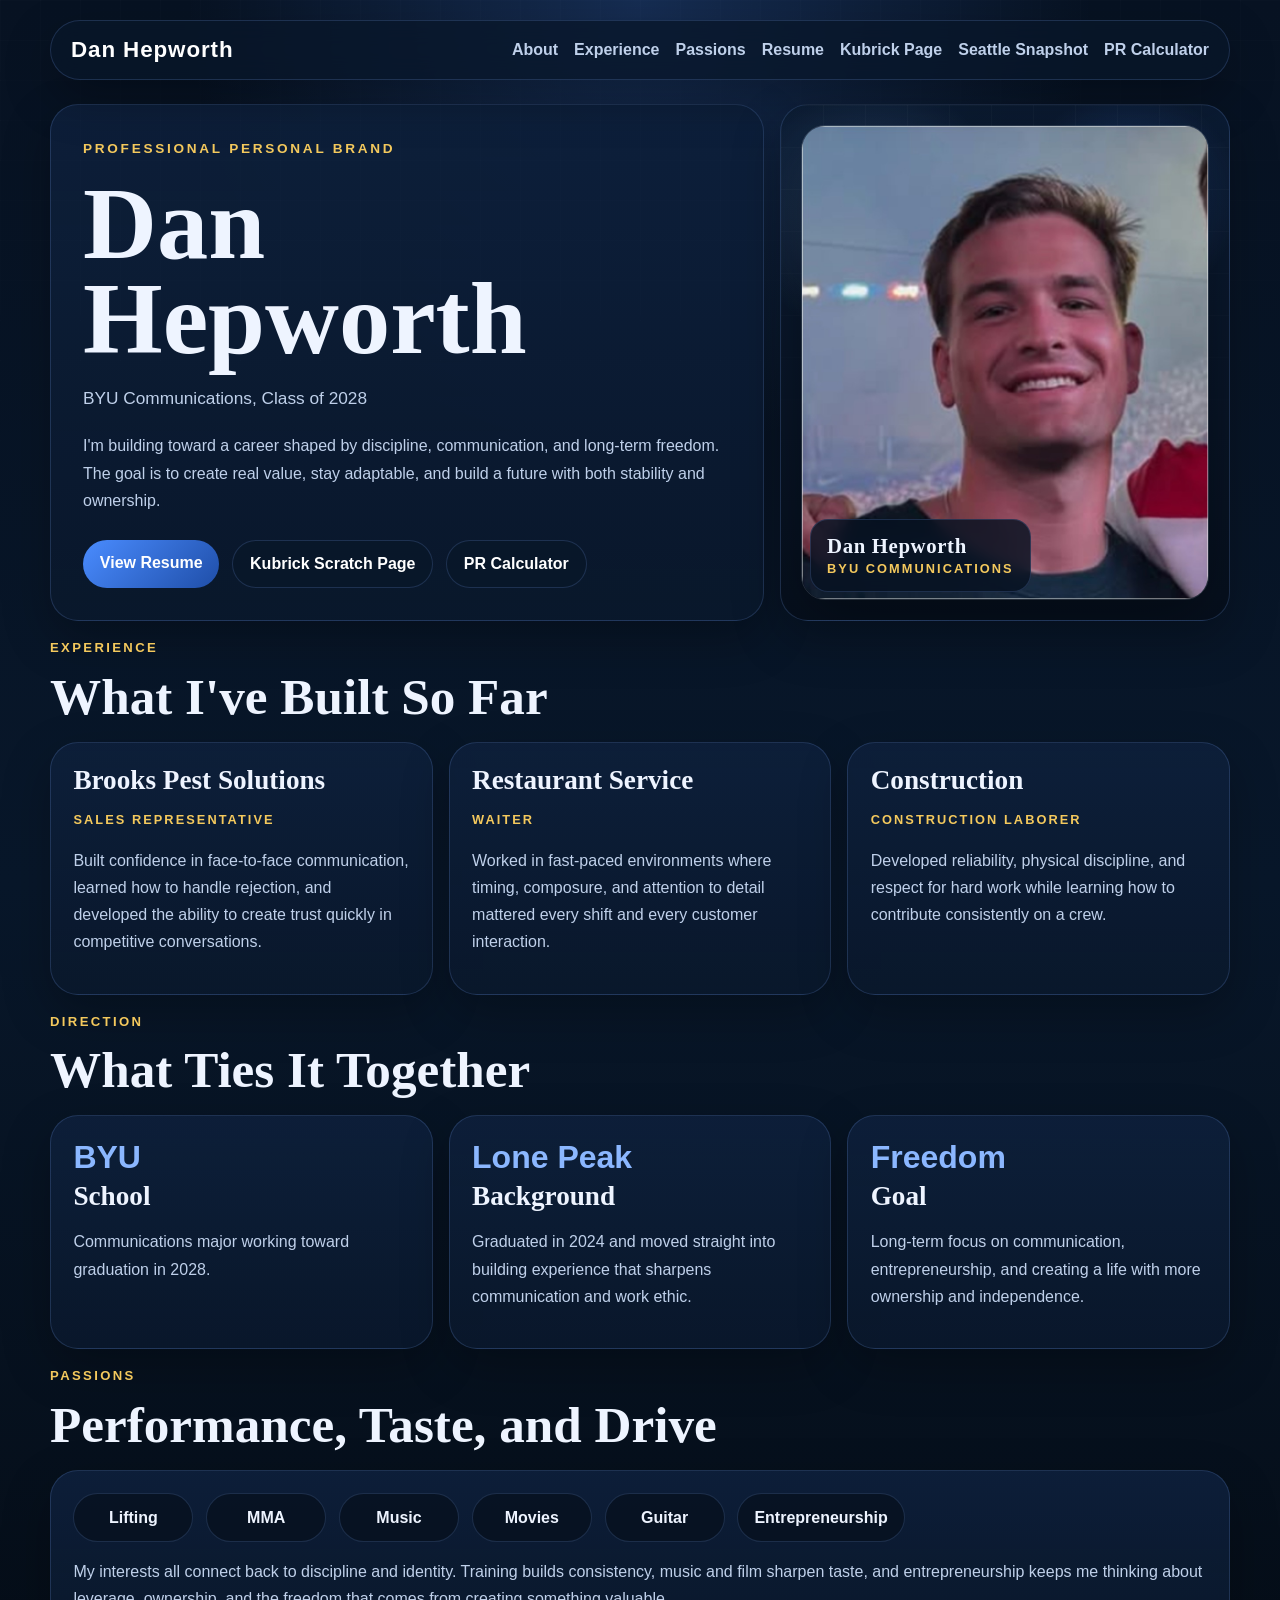
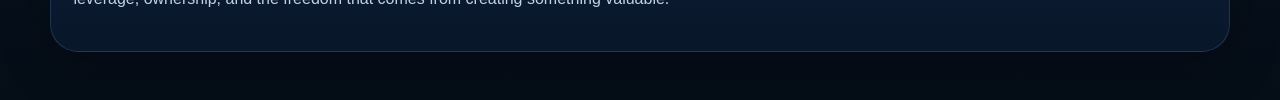
<file: index.html>
<!DOCTYPE html>
<html lang="en">
<head>
    <meta charset="utf-8">
    <meta name="viewport" content="width=device-width, initial-scale=1">
    <meta name="description" content="Dan Hepworth professional site">
    <meta name="author" content="Dan Hepworth">
    <title>Dan Hepworth | Professional Site</title>
    <link rel="icon" type="image/x-icon" href="favicon.ico">
    <style>
        :root {
            --bg: #071222;
            --bg-deep: #050d17;
            --panel: rgba(10, 24, 44, 0.9);
            --panel-strong: rgba(13, 31, 58, 0.96);
            --line: rgba(129, 170, 255, 0.18);
            --text: #eef4ff;
            --muted: #bfd0ea;
            --accent: #8bb7ff;
            --accent-2: #4a8cff;
            --gold: #f4c95d;
            --shadow: 0 18px 48px rgba(0, 0, 0, 0.26);
        }

        * {
            box-sizing: border-box;
        }

        html {
            scroll-behavior: smooth;
        }

        body {
            margin: 0;
            color: var(--text);
            font-family: "Segoe UI", Arial, sans-serif;
            background:
                radial-gradient(circle at top, rgba(74, 140, 255, 0.22), transparent 25%),
                linear-gradient(180deg, var(--bg), #08172a 52%, var(--bg-deep));
        }

        body::before {
            content: "";
            position: fixed;
            inset: 0;
            pointer-events: none;
            background:
                linear-gradient(rgba(255, 255, 255, 0.03) 1px, transparent 1px),
                linear-gradient(90deg, rgba(255, 255, 255, 0.03) 1px, transparent 1px);
            background-size: 40px 40px;
            mask-image: linear-gradient(to bottom, rgba(0, 0, 0, 0.35), transparent 75%);
        }

        h1,
        h2,
        h3 {
            margin-top: 0;
            font-family: Georgia, "Times New Roman", serif;
            color: var(--text);
        }

        p,
        li {
            color: var(--muted);
            line-height: 1.7;
        }

        a {
            color: var(--accent);
        }

        .shell {
            width: min(1180px, calc(100% - 2rem));
            margin: 0 auto;
            padding: 1.25rem 0 3rem;
        }

        .topbar {
            position: sticky;
            top: 1rem;
            z-index: 20;
            display: flex;
            align-items: center;
            justify-content: space-between;
            gap: 1rem;
            padding: 1rem 1.25rem;
            margin-bottom: 1.5rem;
            border: 1px solid var(--line);
            border-radius: 999px;
            background: rgba(8, 23, 42, 0.78);
            backdrop-filter: blur(12px);
            box-shadow: var(--shadow);
        }

        .brand {
            color: #fff;
            text-decoration: none;
            font-size: 1.4rem;
            font-weight: 700;
            letter-spacing: 0.04em;
        }

        .topnav {
            display: flex;
            flex-wrap: wrap;
            gap: 1rem;
        }

        .topnav a {
            color: var(--muted);
            text-decoration: none;
            font-weight: 600;
        }

        .topnav a:hover {
            color: var(--text);
        }

        .hero-grid,
        .card-grid,
        .snapshot-grid {
            display: grid;
            gap: 1rem;
        }

        .hero-grid {
            grid-template-columns: 1.35fr 0.85fr;
            align-items: stretch;
        }

        .panel {
            border: 1px solid var(--line);
            border-radius: 28px;
            background: linear-gradient(180deg, var(--panel-strong), var(--panel));
            box-shadow: var(--shadow);
        }

        .hero-copy {
            padding: 2rem;
        }

        .eyebrow {
            margin: 0 0 1rem;
            text-transform: uppercase;
            letter-spacing: 0.2em;
            color: var(--gold);
            font-size: 0.85rem;
            font-weight: 700;
        }

        .page-title {
            font-size: clamp(3.2rem, 8vw, 6.6rem);
            line-height: 0.93;
            margin-bottom: 0.8rem;
        }

        .subtitle {
            font-size: 1.08rem;
            margin-bottom: 1.2rem;
        }

        .action-row {
            display: flex;
            flex-wrap: wrap;
            gap: 0.8rem;
            margin-top: 1.6rem;
        }

        .button-link {
            display: inline-block;
            padding: 0.9rem 1.05rem;
            text-decoration: none;
            color: white;
            border-radius: 999px;
            background: linear-gradient(135deg, var(--accent-2), #1f4ea8);
            font-weight: 700;
        }

        .button-link.subtle {
            background: rgba(8, 23, 42, 0.88);
            border: 1px solid var(--line);
        }

        .hero-visual {
            position: relative;
            overflow: hidden;
            min-height: 100%;
            display: flex;
            align-items: stretch;
            justify-content: stretch;
            background:
                radial-gradient(circle at 20% 20%, rgba(139, 183, 255, 0.22), transparent 24%),
                radial-gradient(circle at 78% 18%, rgba(74, 140, 255, 0.28), transparent 20%),
                linear-gradient(180deg, rgba(12, 29, 53, 0.96), rgba(6, 16, 29, 0.96));
        }

        .hero-visual::before {
            content: "";
            position: absolute;
            inset: 0;
            background:
                linear-gradient(rgba(255, 255, 255, 0.035) 1px, transparent 1px),
                linear-gradient(90deg, rgba(255, 255, 255, 0.035) 1px, transparent 1px);
            background-size: 42px 42px;
            mask-image: linear-gradient(to bottom, rgba(0, 0, 0, 0.8), transparent 80%);
        }

        .hero-portrait {
            position: absolute;
            inset: 1.25rem;
            width: calc(100% - 2.5rem);
            height: calc(100% - 2.5rem);
            object-fit: cover;
            object-position: center top;
            border-radius: 24px;
            border: 1px solid rgba(255, 255, 255, 0.12);
            box-shadow: 0 20px 60px rgba(0, 0, 0, 0.34);
            z-index: 1;
        }

        .hero-badge {
            position: absolute;
            left: 1.8rem;
            bottom: 1.8rem;
            z-index: 2;
            padding: 0.9rem 1rem;
            border-radius: 18px;
            background: rgba(7, 18, 34, 0.82);
            border: 1px solid var(--line);
            backdrop-filter: blur(8px);
        }

        .hero-badge strong {
            display: block;
            color: var(--text);
            font-family: Georgia, "Times New Roman", serif;
            font-size: 1.3rem;
            letter-spacing: 0.03em;
        }

        .hero-badge span {
            display: block;
            margin-top: 0.2rem;
            color: var(--gold);
            font-size: 0.8rem;
            font-weight: 700;
            letter-spacing: 0.16em;
            text-transform: uppercase;
        }

        .section {
            margin-top: 1rem;
        }

        .section-heading {
            margin-bottom: 1rem;
        }

        .section-heading p {
            margin-bottom: 0.45rem;
            color: var(--gold);
            letter-spacing: 0.18em;
            text-transform: uppercase;
            font-size: 0.82rem;
            font-weight: 700;
        }

        .section-heading h2 {
            font-size: clamp(2.1rem, 4vw, 3.5rem);
            margin-bottom: 0;
        }

        .card-grid {
            grid-template-columns: repeat(3, minmax(0, 1fr));
        }

        .info-card,
        .story-card,
        .snapshot-card,
        .interest-card {
            padding: 1.4rem;
        }

        .story-card h3,
        .snapshot-card h3 {
            font-size: 1.7rem;
            margin-bottom: 0.5rem;
        }

        .story-role {
            color: var(--gold);
            text-transform: uppercase;
            letter-spacing: 0.16em;
            font-size: 0.8rem;
            font-weight: 700;
        }

        .snapshot-grid {
            grid-template-columns: repeat(3, minmax(0, 1fr));
        }

        .metric {
            display: block;
            font-size: 2rem;
            font-weight: 700;
            color: var(--accent);
            margin-bottom: 0.35rem;
        }

        .interest-strip {
            display: flex;
            flex-wrap: wrap;
            gap: 0.8rem;
            margin-bottom: 1rem;
        }

        .tag {
            display: inline-flex;
            align-items: center;
            justify-content: center;
            padding: 0.9rem 1rem;
            border-radius: 999px;
            border: 1px solid var(--line);
            background: rgba(6, 16, 29, 0.72);
            color: var(--text);
            font-weight: 700;
            min-width: 120px;
        }

        @media (max-width: 950px) {
            .hero-grid,
            .card-grid,
            .snapshot-grid {
                grid-template-columns: 1fr;
            }

            .topbar {
                border-radius: 28px;
                flex-direction: column;
                align-items: flex-start;
            }
        }
    </style>
</head>
<body>
    <div class="shell">
        <header class="topbar">
            <a class="brand" href="#top">Dan Hepworth</a>
            <nav class="topnav" aria-label="Primary">
                <a href="#about">About</a>
                <a href="#experience">Experience</a>
                <a href="#passions">Passions</a>
                <a href="resume.html">Resume</a>
                <a href="myweb.html">Kubrick Page</a>
                <a href="seattle.html">Seattle Snapshot</a>
                <a href="app.html">PR Calculator</a>
            </nav>
        </header>

        <main id="top">
            <section class="hero-grid" id="about">
                <div class="panel hero-copy">
                    <p class="eyebrow">Professional Personal Brand</p>
                    <h1 class="page-title">Dan Hepworth</h1>
                    <p class="subtitle">BYU Communications, Class of 2028</p>
                    <p>
                        I'm building toward a career shaped by discipline, communication, and long-term freedom. The goal is
                        to create real value, stay adaptable, and build a future with both stability and ownership.
                    </p>
                    <div class="action-row">
                        <a class="button-link" href="resume.html">View Resume</a>
                        <a class="button-link subtle" href="myweb.html">Kubrick Scratch Page</a>
                        <a class="button-link subtle" href="app.html">PR Calculator</a>
                    </div>
                </div>

                <div class="panel hero-visual">
                    <img
                        class="hero-portrait"
                        src="https://raw.githubusercontent.com/feelrenton-glitch/dan-hepworth-site/main/dan-headshot.png"
                        alt="Dan Hepworth headshot"
                        onerror="this.onerror=null;this.src='profile.jpg';"
                    >
                    <div class="hero-badge">
                        <strong>Dan Hepworth</strong>
                        <span>BYU Communications</span>
                    </div>
                </div>
            </section>

            <section class="section" id="experience">
                <div class="section-heading">
                    <p>Experience</p>
                    <h2>What I've Built So Far</h2>
                </div>
                <div class="card-grid">
                    <article class="panel story-card">
                        <h3>Brooks Pest Solutions</h3>
                        <p class="story-role">Sales Representative</p>
                        <p>Built confidence in face-to-face communication, learned how to handle rejection, and developed the ability to create trust quickly in competitive conversations.</p>
                    </article>
                    <article class="panel story-card">
                        <h3>Restaurant Service</h3>
                        <p class="story-role">Waiter</p>
                        <p>Worked in fast-paced environments where timing, composure, and attention to detail mattered every shift and every customer interaction.</p>
                    </article>
                    <article class="panel story-card">
                        <h3>Construction</h3>
                        <p class="story-role">Construction Laborer</p>
                        <p>Developed reliability, physical discipline, and respect for hard work while learning how to contribute consistently on a crew.</p>
                    </article>
                </div>
            </section>

            <section class="section">
                <div class="section-heading">
                    <p>Direction</p>
                    <h2>What Ties It Together</h2>
                </div>
                <div class="snapshot-grid">
                    <div class="panel snapshot-card">
                        <span class="metric">BYU</span>
                        <h3>School</h3>
                        <p>Communications major working toward graduation in 2028.</p>
                    </div>
                    <div class="panel snapshot-card">
                        <span class="metric">Lone Peak</span>
                        <h3>Background</h3>
                        <p>Graduated in 2024 and moved straight into building experience that sharpens communication and work ethic.</p>
                    </div>
                    <div class="panel snapshot-card">
                        <span class="metric">Freedom</span>
                        <h3>Goal</h3>
                        <p>Long-term focus on communication, entrepreneurship, and creating a life with more ownership and independence.</p>
                    </div>
                </div>
            </section>

            <section class="section" id="passions">
                <div class="section-heading">
                    <p>Passions</p>
                    <h2>Performance, Taste, and Drive</h2>
                </div>
                <div class="panel interest-card">
                    <div class="interest-strip">
                        <span class="tag">Lifting</span>
                        <span class="tag">MMA</span>
                        <span class="tag">Music</span>
                        <span class="tag">Movies</span>
                        <span class="tag">Guitar</span>
                        <span class="tag">Entrepreneurship</span>
                    </div>
                    <p>
                        My interests all connect back to discipline and identity. Training builds consistency, music and film
                        sharpen taste, and entrepreneurship keeps me thinking about leverage, ownership, and the freedom that
                        comes from creating something valuable.
                    </p>
                </div>
            </section>
        </main>
    </div>
</body>
</html>
</file>
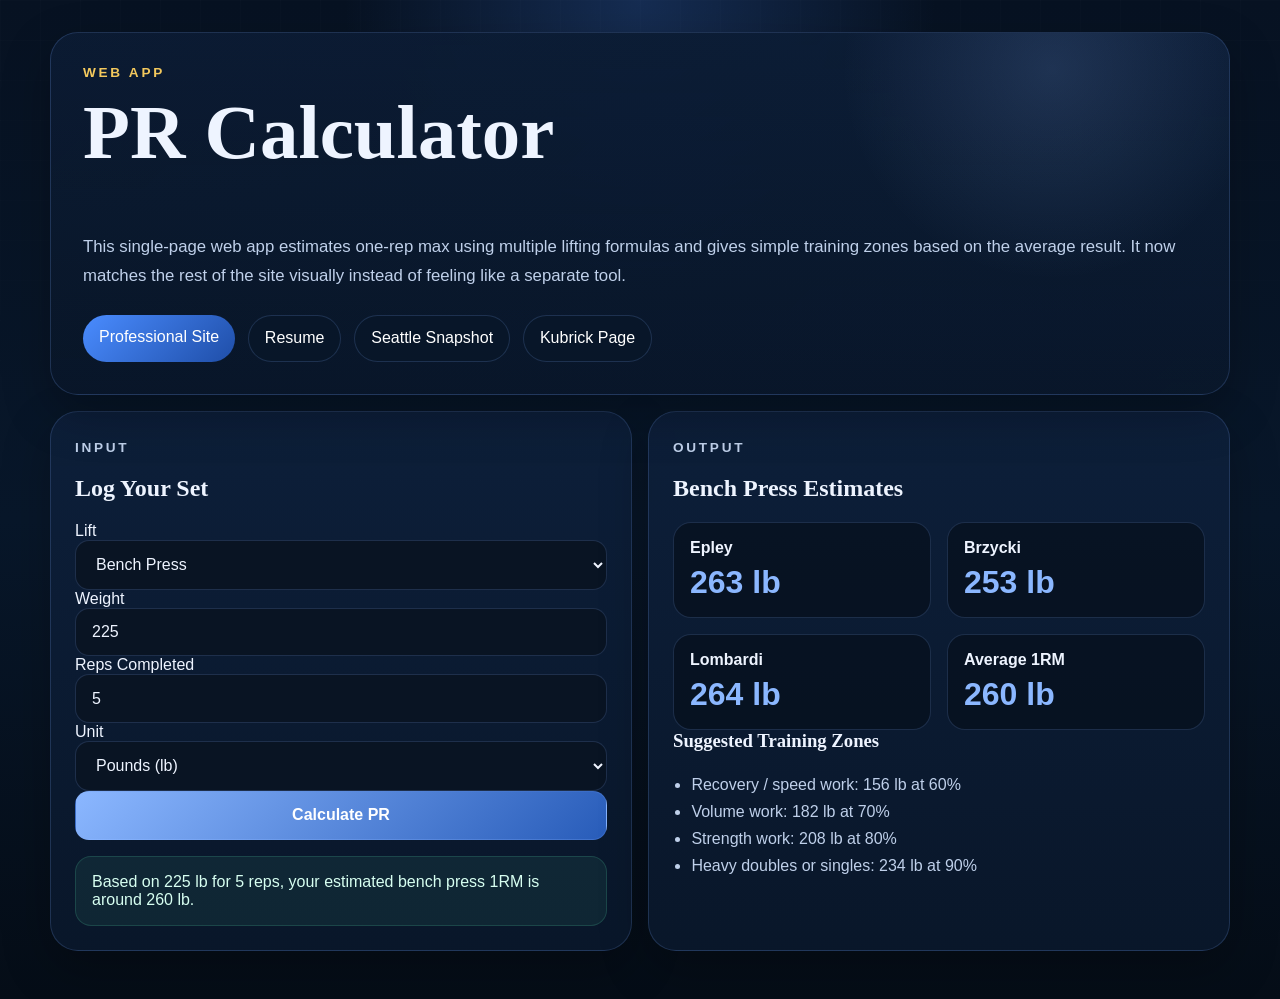
<file: app.html>
<!DOCTYPE html>
<html lang="en">
<head>
    <meta charset="UTF-8">
    <meta name="viewport" content="width=device-width, initial-scale=1.0">
    <title>Dan Hepworth | PR Calculator</title>
    <link rel="stylesheet" href="site-theme.css">
    <style>
        .app-hero {
            position: relative;
            overflow: hidden;
        }

        .app-hero::before {
            content: "";
            position: absolute;
            inset: 0;
            background:
                radial-gradient(circle at 85% 10%, rgba(139, 183, 255, 0.15), transparent 20%),
                linear-gradient(135deg, rgba(6, 16, 29, 0.25), rgba(6, 16, 29, 0.05));
            pointer-events: none;
        }

        .app-hero > * {
            position: relative;
            z-index: 1;
        }

        .calculator-grid,
        .results-grid {
            display: grid;
            gap: 1rem;
        }

        .calculator-grid {
            grid-template-columns: 1fr 1fr;
            margin-top: 1rem;
        }

        .results-grid {
            grid-template-columns: repeat(2, minmax(0, 1fr));
            margin-top: 1rem;
        }

        .result-card {
            padding: 1rem;
            border-radius: 18px;
            border: 1px solid var(--line);
            background: rgba(6, 16, 29, 0.72);
        }

        .lift-number {
            display: block;
            margin-top: 0.45rem;
            font-size: 2rem;
            font-weight: 700;
            color: var(--accent);
        }

        .insight {
            margin-top: 1rem;
            padding: 1rem;
            border-radius: 16px;
            background: rgba(87, 213, 167, 0.08);
            border: 1px solid rgba(87, 213, 167, 0.18);
            color: #d7fff1;
        }

        .zones {
            margin-top: 1rem;
            padding-left: 1.15rem;
            color: var(--muted);
        }

        @media (max-width: 900px) {
            .calculator-grid,
            .results-grid {
                grid-template-columns: 1fr;
            }
        }
    </style>
</head>
<body>
    <div class="shell">
        <section class="hero-panel app-hero">
            <p class="eyebrow">Web App</p>
            <h1 class="page-title">PR Calculator</h1>
            <p class="subtitle">
                This single-page web app estimates one-rep max using multiple lifting formulas and gives simple training
                zones based on the average result. It now matches the rest of the site visually instead of feeling like a separate tool.
            </p>
            <div class="action-row">
                <a class="button-link" href="index.html">Professional Site</a>
                <a class="button-link subtle" href="resume.html">Resume</a>
                <a class="button-link subtle" href="seattle.html">Seattle Snapshot</a>
                <a class="button-link subtle" href="myweb.html">Kubrick Page</a>
            </div>
        </section>

        <section class="calculator-grid">
            <div class="content-panel">
                <p class="eyebrow">Input</p>
                <h2>Log Your Set</h2>
                <label for="lift">Lift</label>
                <select class="form-control" id="lift">
                    <option value="Bench Press">Bench Press</option>
                    <option value="Squat">Squat</option>
                    <option value="Deadlift">Deadlift</option>
                    <option value="Overhead Press">Overhead Press</option>
                </select>

                <label for="weight">Weight</label>
                <input class="form-control" id="weight" type="number" min="1" value="225">

                <label for="reps">Reps Completed</label>
                <input class="form-control" id="reps" type="number" min="1" max="15" value="5">

                <label for="unit">Unit</label>
                <select class="form-control" id="unit">
                    <option value="lb">Pounds (lb)</option>
                    <option value="kg">Kilograms (kg)</option>
                </select>

                <button class="form-button" id="calculate">Calculate PR</button>
                <div class="insight" id="insight">
                    Enter a set you have actually completed and the calculator will estimate your one-rep max.
                </div>
            </div>

            <div class="content-panel">
                <p class="eyebrow">Output</p>
                <h2 id="result-title">Estimated Numbers</h2>
                <div class="results-grid">
                    <div class="result-card">
                        <strong>Epley</strong>
                        <span class="lift-number" id="epley">0</span>
                    </div>
                    <div class="result-card">
                        <strong>Brzycki</strong>
                        <span class="lift-number" id="brzycki">0</span>
                    </div>
                    <div class="result-card">
                        <strong>Lombardi</strong>
                        <span class="lift-number" id="lombardi">0</span>
                    </div>
                    <div class="result-card">
                        <strong>Average 1RM</strong>
                        <span class="lift-number" id="average">0</span>
                    </div>
                </div>

                <h3>Suggested Training Zones</h3>
                <ul class="zones" id="zones"></ul>
            </div>
        </section>
    </div>

    <script>
        const liftInput = document.getElementById("lift");
        const weightInput = document.getElementById("weight");
        const repsInput = document.getElementById("reps");
        const unitInput = document.getElementById("unit");
        const insight = document.getElementById("insight");
        const zonesList = document.getElementById("zones");

        function round(value) {
            return Math.round(value);
        }

        function format(value, unit) {
            return `${round(value)} ${unit}`;
        }

        function renderZones(max, unit) {
            const zones = [
                `Recovery / speed work: ${format(max * 0.6, unit)} at 60%`,
                `Volume work: ${format(max * 0.7, unit)} at 70%`,
                `Strength work: ${format(max * 0.8, unit)} at 80%`,
                `Heavy doubles or singles: ${format(max * 0.9, unit)} at 90%`,
            ];

            zonesList.innerHTML = zones.map((zone) => `<li>${zone}</li>`).join("");
        }

        function calculate() {
            const lift = liftInput.value;
            const weight = Number(weightInput.value);
            const reps = Number(repsInput.value);
            const unit = unitInput.value;

            if (!weight || !reps || reps < 1) {
                insight.textContent = "Enter valid numbers for weight and reps.";
                return;
            }

            const epley = weight * (1 + reps / 30);
            const brzycki = weight * (36 / (37 - reps));
            const lombardi = weight * Math.pow(reps, 0.1);
            const average = (epley + brzycki + lombardi) / 3;

            document.getElementById("result-title").textContent = `${lift} Estimates`;
            document.getElementById("epley").textContent = format(epley, unit);
            document.getElementById("brzycki").textContent = format(brzycki, unit);
            document.getElementById("lombardi").textContent = format(lombardi, unit);
            document.getElementById("average").textContent = format(average, unit);

            renderZones(average, unit);
            insight.textContent = `Based on ${weight} ${unit} for ${reps} reps, your estimated ${lift.toLowerCase()} 1RM is around ${format(average, unit)}.`;
        }

        document.getElementById("calculate").addEventListener("click", calculate);
        calculate();
    </script>
</body>
</html>
</file>
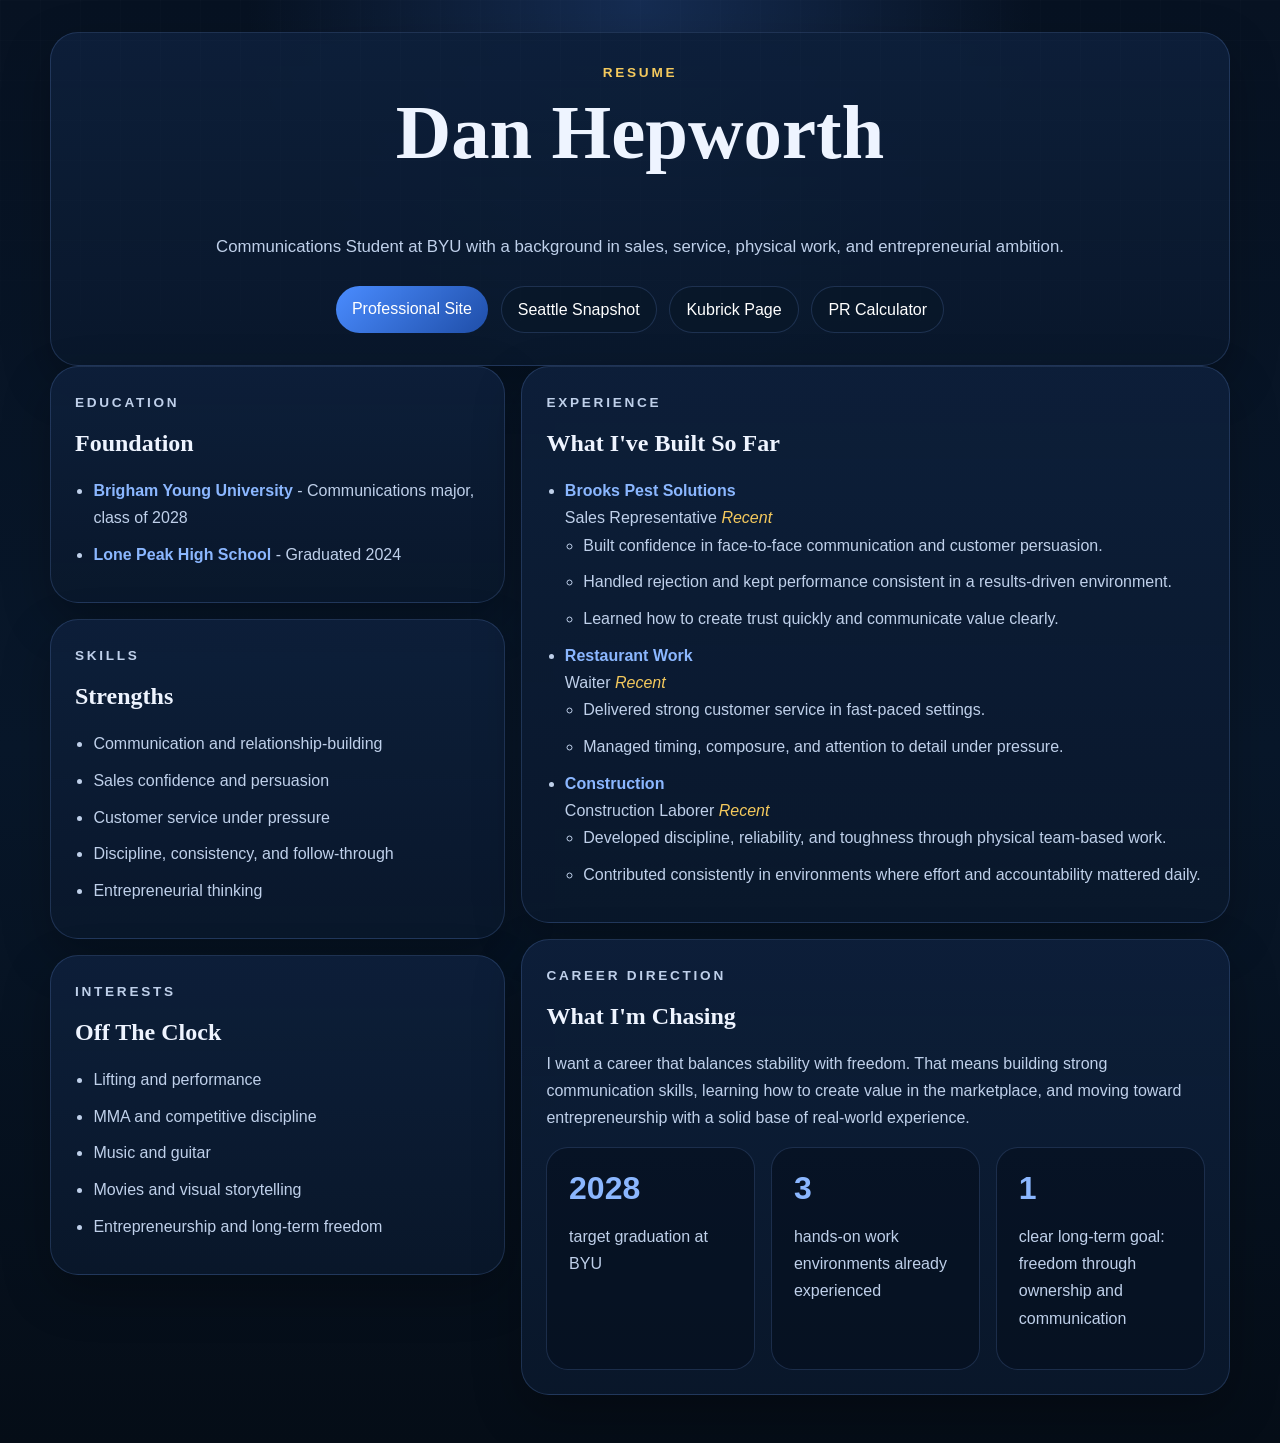
<file: resume.html>
<!DOCTYPE html>
<html lang="en">
<head>
    <meta charset="UTF-8">
    <meta name="viewport" content="width=device-width, initial-scale=1.0">
    <title>Dan Hepworth | Resume</title>
    <link rel="stylesheet" href="site-theme.css">
    <style>
        .resume-layout {
            display: grid;
            grid-template-columns: 0.9fr 1.4fr;
            gap: 1rem;
            align-items: start;
        }

        .sidebar-stack,
        .main-stack {
            display: grid;
            gap: 1rem;
        }

        .header-card {
            text-align: center;
        }

        .header-card .monogram {
            margin: 0 auto 1rem;
        }

        .job-title {
            font-weight: 700;
            color: var(--accent);
        }

        .date {
            color: var(--gold);
            font-style: italic;
        }

        .main-stack ul,
        .sidebar-stack ul {
            margin: 0;
            padding-left: 1.15rem;
        }

        .main-stack li,
        .sidebar-stack li {
            margin-bottom: 0.6rem;
        }

        @media (max-width: 900px) {
            .resume-layout {
                grid-template-columns: 1fr;
            }
        }
    </style>
</head>
<body>
    <div class="shell">
        <section class="hero-panel header-card">
            <p class="eyebrow">Resume</p>
            <h1 class="page-title">Dan Hepworth</h1>
            <p class="subtitle">Communications Student at BYU with a background in sales, service, physical work, and entrepreneurial ambition.</p>
            <div class="action-row" style="justify-content:center;">
                <a class="button-link" href="index.html">Professional Site</a>
                <a class="button-link subtle" href="seattle.html">Seattle Snapshot</a>
                <a class="button-link subtle" href="myweb.html">Kubrick Page</a>
                <a class="button-link subtle" href="app.html">PR Calculator</a>
            </div>
        </section>

        <div class="resume-layout">
            <aside class="sidebar-stack">
                <section class="content-panel" id="education">
                    <p class="eyebrow">Education</p>
                    <h2>Foundation</h2>
                    <ul>
                        <li><span class="job-title">Brigham Young University</span> - Communications major, class of 2028</li>
                        <li><span class="job-title">Lone Peak High School</span> - Graduated 2024</li>
                    </ul>
                </section>

                <section class="content-panel" id="skills">
                    <p class="eyebrow">Skills</p>
                    <h2>Strengths</h2>
                    <ul>
                        <li>Communication and relationship-building</li>
                        <li>Sales confidence and persuasion</li>
                        <li>Customer service under pressure</li>
                        <li>Discipline, consistency, and follow-through</li>
                        <li>Entrepreneurial thinking</li>
                    </ul>
                </section>

                <section class="content-panel" id="interests">
                    <p class="eyebrow">Interests</p>
                    <h2>Off The Clock</h2>
                    <ul>
                        <li>Lifting and performance</li>
                        <li>MMA and competitive discipline</li>
                        <li>Music and guitar</li>
                        <li>Movies and visual storytelling</li>
                        <li>Entrepreneurship and long-term freedom</li>
                    </ul>
                </section>
            </aside>

            <main class="main-stack">
                <section class="content-panel" id="experience">
                    <p class="eyebrow">Experience</p>
                    <h2>What I've Built So Far</h2>
                    <ul>
                        <li>
                            <span class="job-title">Brooks Pest Solutions</span>
                            <br>Sales Representative <span class="date">Recent</span>
                            <ul>
                                <li>Built confidence in face-to-face communication and customer persuasion.</li>
                                <li>Handled rejection and kept performance consistent in a results-driven environment.</li>
                                <li>Learned how to create trust quickly and communicate value clearly.</li>
                            </ul>
                        </li>
                        <li>
                            <span class="job-title">Restaurant Work</span>
                            <br>Waiter <span class="date">Recent</span>
                            <ul>
                                <li>Delivered strong customer service in fast-paced settings.</li>
                                <li>Managed timing, composure, and attention to detail under pressure.</li>
                            </ul>
                        </li>
                        <li>
                            <span class="job-title">Construction</span>
                            <br>Construction Laborer <span class="date">Recent</span>
                            <ul>
                                <li>Developed discipline, reliability, and toughness through physical team-based work.</li>
                                <li>Contributed consistently in environments where effort and accountability mattered daily.</li>
                            </ul>
                        </li>
                    </ul>
                </section>

                <section class="content-panel">
                    <p class="eyebrow">Career Direction</p>
                    <h2>What I'm Chasing</h2>
                    <p>
                        I want a career that balances stability with freedom. That means building strong communication skills,
                        learning how to create value in the marketplace, and moving toward entrepreneurship with a solid base
                        of real-world experience.
                    </p>
                    <div class="grid-3">
                        <div class="info-card">
                            <span class="metric">2028</span>
                            <p>target graduation at BYU</p>
                        </div>
                        <div class="info-card">
                            <span class="metric">3</span>
                            <p>hands-on work environments already experienced</p>
                        </div>
                        <div class="info-card">
                            <span class="metric">1</span>
                            <p>clear long-term goal: freedom through ownership and communication</p>
                        </div>
                    </div>
                </section>
            </main>
        </div>
    </div>
</body>
</html>
</file>
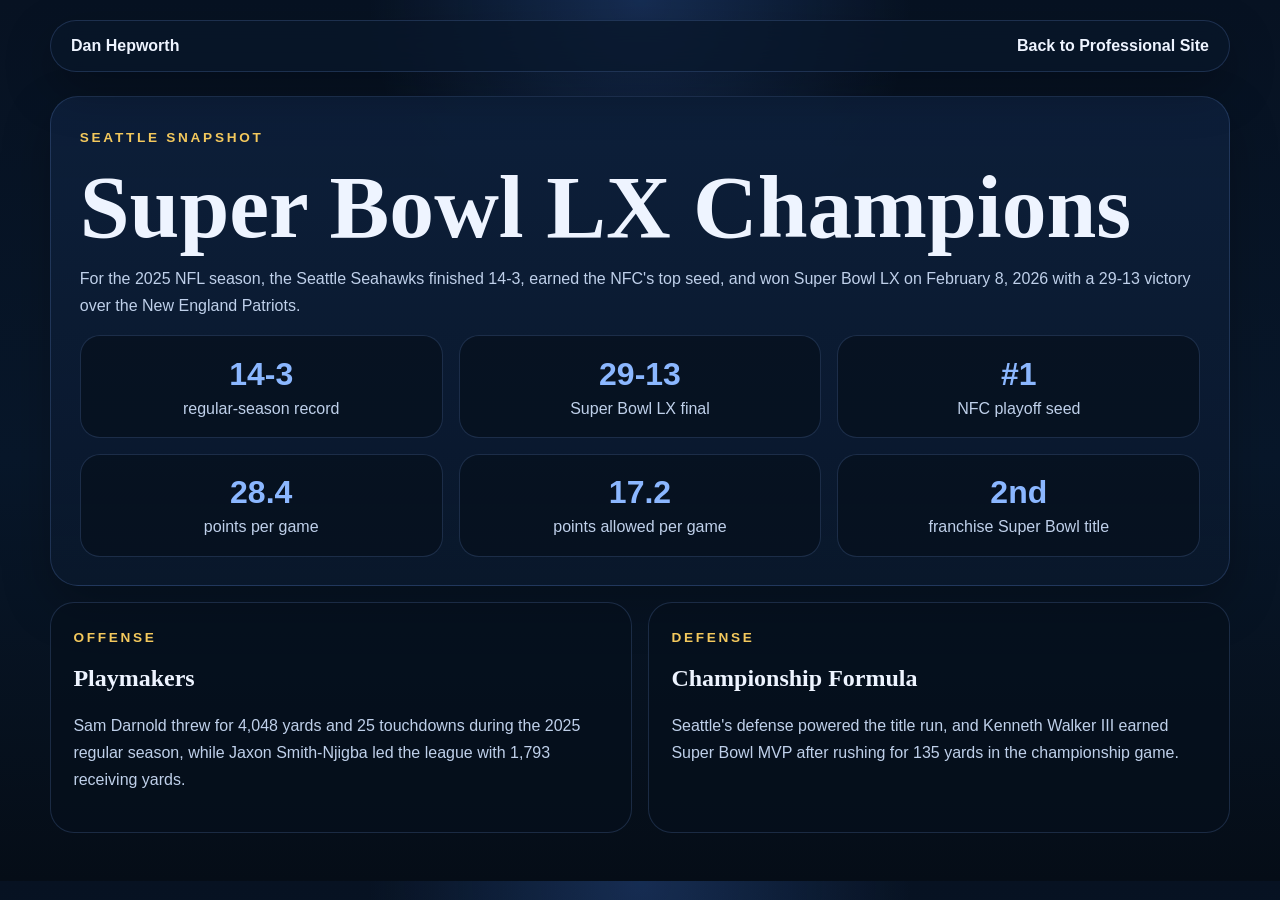
<file: seattle.html>
<!DOCTYPE html>
<html lang="en">
<head>
    <meta charset="utf-8">
    <meta name="viewport" content="width=device-width, initial-scale=1">
    <meta name="description" content="Seattle Seahawks championship snapshot">
    <title>Seattle Snapshot | Dan Hepworth</title>
    <link rel="icon" type="image/x-icon" href="favicon.ico">
    <style>
        :root {
            --bg: #071222;
            --bg-deep: #050d17;
            --panel: rgba(10, 24, 44, 0.9);
            --panel-strong: rgba(13, 31, 58, 0.96);
            --line: rgba(129, 170, 255, 0.18);
            --text: #eef4ff;
            --muted: #bfd0ea;
            --accent: #8bb7ff;
            --accent-2: #4a8cff;
            --gold: #f4c95d;
            --shadow: 0 18px 48px rgba(0, 0, 0, 0.26);
        }

        * {
            box-sizing: border-box;
        }

        body {
            margin: 0;
            color: var(--text);
            font-family: "Segoe UI", Arial, sans-serif;
            background:
                radial-gradient(circle at top, rgba(74, 140, 255, 0.22), transparent 25%),
                linear-gradient(180deg, var(--bg), #08172a 52%, var(--bg-deep));
        }

        h1,
        h2,
        h3 {
            margin-top: 0;
            font-family: Georgia, "Times New Roman", serif;
            color: var(--text);
        }

        p,
        li {
            color: var(--muted);
            line-height: 1.7;
        }

        .shell {
            width: min(1180px, calc(100% - 2rem));
            margin: 0 auto;
            padding: 1.25rem 0 3rem;
        }

        .topbar {
            display: flex;
            align-items: center;
            justify-content: space-between;
            gap: 1rem;
            padding: 1rem 1.25rem;
            margin-bottom: 1.5rem;
            border: 1px solid var(--line);
            border-radius: 999px;
            background: rgba(8, 23, 42, 0.78);
            backdrop-filter: blur(12px);
            box-shadow: var(--shadow);
        }

        .topbar a {
            color: var(--text);
            text-decoration: none;
            font-weight: 700;
        }

        .panel {
            border: 1px solid var(--line);
            border-radius: 28px;
            background: linear-gradient(180deg, var(--panel-strong), var(--panel));
            box-shadow: var(--shadow);
            padding: 1.8rem;
        }

        .eyebrow {
            margin: 0 0 1rem;
            text-transform: uppercase;
            letter-spacing: 0.2em;
            color: var(--gold);
            font-size: 0.85rem;
            font-weight: 700;
        }

        .page-title {
            font-size: clamp(3rem, 7vw, 5.8rem);
            line-height: 0.94;
            margin-bottom: 0.8rem;
        }

        .stats-grid {
            display: grid;
            grid-template-columns: repeat(3, minmax(0, 1fr));
            gap: 1rem;
            margin-top: 1rem;
        }

        .stat-card {
            padding: 1.2rem;
            border-radius: 20px;
            border: 1px solid var(--line);
            background: rgba(6, 16, 29, 0.72);
            text-align: center;
        }

        .stat-number {
            display: block;
            font-size: 2rem;
            font-weight: 700;
            color: var(--accent);
        }

        .stat-label {
            display: block;
            margin-top: 0.45rem;
            color: var(--muted);
        }

        .summary-grid {
            display: grid;
            grid-template-columns: repeat(2, minmax(0, 1fr));
            gap: 1rem;
            margin-top: 1rem;
        }

        .summary-card {
            padding: 1.4rem;
            border-radius: 24px;
            border: 1px solid var(--line);
            background: rgba(6, 16, 29, 0.72);
        }

        @media (max-width: 900px) {
            .stats-grid,
            .summary-grid {
                grid-template-columns: 1fr;
            }

            .topbar {
                border-radius: 28px;
                flex-direction: column;
                align-items: flex-start;
            }
        }
    </style>
</head>
<body>
    <div class="shell">
        <header class="topbar">
            <a href="index.html">Dan Hepworth</a>
            <a href="index.html">Back to Professional Site</a>
        </header>

        <main>
            <section class="panel">
                <p class="eyebrow">Seattle Snapshot</p>
                <h1 class="page-title">Super Bowl LX Champions</h1>
                <p>
                    For the 2025 NFL season, the Seattle Seahawks finished 14-3, earned the NFC's top seed, and won
                    Super Bowl LX on February 8, 2026 with a 29-13 victory over the New England Patriots.
                </p>

                <div class="stats-grid">
                    <div class="stat-card">
                        <span class="stat-number">14-3</span>
                        <span class="stat-label">regular-season record</span>
                    </div>
                    <div class="stat-card">
                        <span class="stat-number">29-13</span>
                        <span class="stat-label">Super Bowl LX final</span>
                    </div>
                    <div class="stat-card">
                        <span class="stat-number">#1</span>
                        <span class="stat-label">NFC playoff seed</span>
                    </div>
                    <div class="stat-card">
                        <span class="stat-number">28.4</span>
                        <span class="stat-label">points per game</span>
                    </div>
                    <div class="stat-card">
                        <span class="stat-number">17.2</span>
                        <span class="stat-label">points allowed per game</span>
                    </div>
                    <div class="stat-card">
                        <span class="stat-number">2nd</span>
                        <span class="stat-label">franchise Super Bowl title</span>
                    </div>
                </div>
            </section>

            <section class="summary-grid">
                <article class="summary-card">
                    <p class="eyebrow">Offense</p>
                    <h2>Playmakers</h2>
                    <p>Sam Darnold threw for 4,048 yards and 25 touchdowns during the 2025 regular season, while Jaxon Smith-Njigba led the league with 1,793 receiving yards.</p>
                </article>
                <article class="summary-card">
                    <p class="eyebrow">Defense</p>
                    <h2>Championship Formula</h2>
                    <p>Seattle's defense powered the title run, and Kenneth Walker III earned Super Bowl MVP after rushing for 135 yards in the championship game.</p>
                </article>
            </section>
        </main>
    </div>
</body>
</html>
</file>
<file: site-theme.css>
:root {
    --bg: #071222;
    --bg-deep: #050d17;
    --panel: rgba(10, 24, 44, 0.9);
    --panel-strong: rgba(13, 31, 58, 0.96);
    --line: rgba(129, 170, 255, 0.18);
    --text: #eef4ff;
    --muted: #bfd0ea;
    --accent: #8bb7ff;
    --accent-2: #4a8cff;
    --gold: #f4c95d;
    --success: #57d5a7;
    --shadow: 0 18px 48px rgba(0, 0, 0, 0.26);
}

* {
    box-sizing: border-box;
}

html {
    scroll-behavior: smooth;
}

body {
    margin: 0;
    color: var(--text);
    font-family: "Segoe UI", Arial, sans-serif;
    background:
        radial-gradient(circle at top, rgba(74, 140, 255, 0.22), transparent 25%),
        linear-gradient(180deg, var(--bg), #08172a 52%, var(--bg-deep));
}

body::before {
    content: "";
    position: fixed;
    inset: 0;
    pointer-events: none;
    background:
        linear-gradient(rgba(255, 255, 255, 0.03) 1px, transparent 1px),
        linear-gradient(90deg, rgba(255, 255, 255, 0.03) 1px, transparent 1px);
    background-size: 40px 40px;
    mask-image: linear-gradient(to bottom, rgba(0, 0, 0, 0.35), transparent 75%);
}

h1,
h2,
h3 {
    margin-top: 0;
    font-family: Georgia, "Times New Roman", serif;
    color: var(--text);
}

p,
li,
label,
input,
select,
button {
    font-family: "Segoe UI", Arial, sans-serif;
}

a {
    color: var(--accent);
}

a:hover {
    color: white;
}

.shell {
    width: min(1180px, calc(100% - 2rem));
    margin: 0 auto;
    padding: 2rem 0 3rem;
}

.hero-panel,
.content-panel,
.stat-panel {
    border: 1px solid var(--line);
    border-radius: 28px;
    background: linear-gradient(180deg, var(--panel-strong), var(--panel));
    box-shadow: var(--shadow);
}

.hero-panel {
    padding: 2rem;
}

.content-panel {
    padding: 1.5rem;
}

.eyebrow {
    margin: 0 0 1rem;
    text-transform: uppercase;
    letter-spacing: 0.2em;
    color: var(--gold);
    font-size: 0.85rem;
    font-weight: 700;
}

.page-title {
    font-size: clamp(2.8rem, 6vw, 5rem);
    line-height: 0.96;
}

.subtitle {
    color: var(--muted);
    font-size: 1.05rem;
    line-height: 1.7;
}

.action-row {
    display: flex;
    flex-wrap: wrap;
    gap: 0.8rem;
    margin-top: 1.5rem;
}

.button-link {
    display: inline-block;
    padding: 0.85rem 1rem;
    text-decoration: none;
    color: white;
    border-radius: 999px;
    background: linear-gradient(135deg, var(--accent-2), #1f4ea8);
}

.button-link.subtle {
    background: rgba(8, 23, 42, 0.88);
    border: 1px solid var(--line);
}

.grid-2,
.grid-3 {
    display: grid;
    gap: 1rem;
}

.grid-2 {
    grid-template-columns: repeat(2, minmax(0, 1fr));
}

.grid-3 {
    grid-template-columns: repeat(3, minmax(0, 1fr));
}

.info-card {
    padding: 1.35rem;
    border: 1px solid var(--line);
    border-radius: 22px;
    background: rgba(6, 16, 29, 0.62);
}

.info-card p,
.content-panel p,
.content-panel li {
    color: var(--muted);
    line-height: 1.7;
}

.metric {
    display: block;
    font-size: 2rem;
    font-weight: 700;
    color: var(--accent);
}

.tag-row {
    display: flex;
    flex-wrap: wrap;
    gap: 0.8rem;
}

.tag {
    display: inline-flex;
    align-items: center;
    justify-content: center;
    padding: 0.9rem 1rem;
    border-radius: 999px;
    border: 1px solid var(--line);
    background: rgba(6, 16, 29, 0.72);
    color: var(--text);
    font-weight: 700;
}

.monogram {
    width: 130px;
    height: 130px;
    border-radius: 50%;
    display: grid;
    place-items: center;
    font-size: 2.5rem;
    font-weight: 700;
    color: white;
    background: linear-gradient(135deg, var(--accent), var(--accent-2));
    box-shadow: 0 18px 40px rgba(103, 165, 255, 0.32);
}

.video-frame {
    position: relative;
    padding-bottom: 56.25%;
    height: 0;
    overflow: hidden;
    border-radius: 18px;
}

.video-frame iframe {
    position: absolute;
    inset: 0;
    width: 100%;
    height: 100%;
    border: 0;
}

.form-control,
.form-button {
    width: 100%;
    padding: 0.9rem 1rem;
    border-radius: 14px;
    border: 1px solid var(--line);
    font-size: 1rem;
}

.form-control {
    background: #091423;
    color: var(--text);
}

.form-button {
    cursor: pointer;
    color: white;
    background: linear-gradient(135deg, var(--accent), #285cb9);
    font-weight: 700;
}

@media (max-width: 900px) {
    .grid-2,
    .grid-3 {
        grid-template-columns: 1fr;
    }
}
</file>
